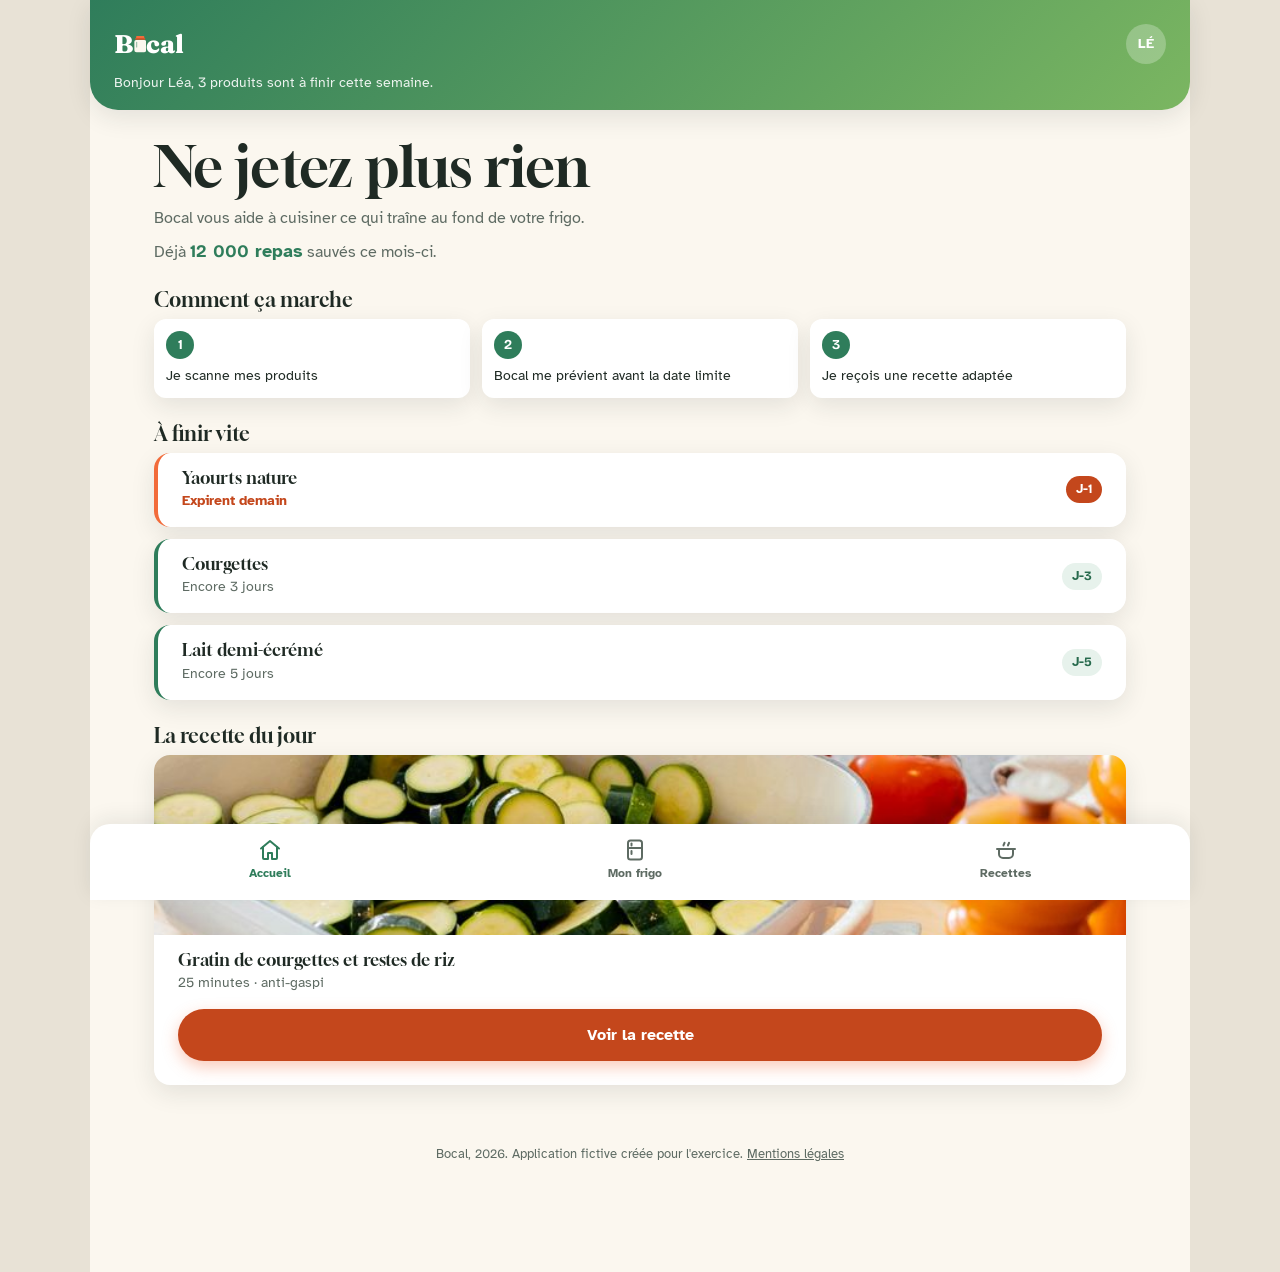
<file: index.html>
<!doctype html>
<html lang="fr">
  <head>
    <meta charset="utf-8" />
    <meta name="viewport" content="width=device-width, initial-scale=1" />
    <meta name="description" content="Bocal vous aide à cuisiner ce qui traîne au fond de votre frigo, avant la date limite. Une app anti-gaspillage simple." />
    <title>Bocal, ne jetez plus rien</title>
    <link rel="icon" href="images/favicon.svg" type="image/svg+xml" />
    <link rel="apple-touch-icon" href="images/icon-192.png" />
    <link rel="stylesheet" href="style.css?v=4" />
  </head>
  <body>
    <div class="screen">
      <header class="app-bar">
        <div class="top-bar">
          <p class="logo" role="img" aria-label="Bocal"><span aria-hidden="true">B</span><svg class="logo-jar" viewBox="0 0 70 92" aria-hidden="true"><rect class="jar-lid" x="12" y="0" width="46" height="14" rx="4" /><rect class="jar-neck" x="7" y="11" width="56" height="10" rx="3" /><path class="jar-body" d="M12 22 H58 Q68 22 68 33 V80 Q68 92 56 92 H14 Q2 92 2 80 V33 Q2 22 12 22 Z" /><path class="jar-shine" d="M15 36 V62" /></svg><span aria-hidden="true">cal</span></p>
          <a class="profile" href="profile.html" aria-label="LÉ, mon profil">LÉ</a>
        </div>
        <p class="greeting">
          Bonjour Léa, 3 produits sont à finir cette semaine.
        </p>
      </header>

      <main>
        <section class="hero">
          <h1>Ne jetez plus rien</h1>
          <p>
            Bocal vous aide à cuisiner ce qui traîne au fond de votre frigo.
          </p>
          <p class="stat">
            Déjà <strong>12 000 repas</strong> sauvés ce mois-ci.
          </p>
        </section>

        <section>
          <h2>Comment ça marche</h2>
          <ol class="steps">
            <li><span class="step-number">1</span>Je scanne mes produits</li>
            <li>
              <span class="step-number">2</span>Bocal me prévient avant la date
              limite
            </li>
            <li>
              <span class="step-number">3</span>Je reçois une recette adaptée
            </li>
          </ol>
        </section>

        <section>
          <h2>À finir vite</h2>
          <article class="card urgent">
            <div>
              <h3>Yaourts nature</h3>
              <p class="info">Expirent demain</p>
            </div>
            <span class="badge">J-1</span>
          </article>
          <article class="card">
            <div>
              <h3>Courgettes</h3>
              <p class="info">Encore 3 jours</p>
            </div>
            <span class="badge">J-3</span>
          </article>
          <article class="card">
            <div>
              <h3>Lait demi-écrémé</h3>
              <p class="info">Encore 5 jours</p>
            </div>
            <span class="badge">J-5</span>
          </article>
        </section>

        <section>
          <h2>La recette du jour</h2>
          <article class="card recipe">
            <img
              src="images/gratin.jpg"
              alt="Rondelles de courgettes dans un plat à gratin blanc, prêtes à enfourner"
            />
            <h3>Gratin de courgettes et restes de riz</h3>
            <p class="info">25 minutes · anti-gaspi</p>
            <a class="button" href="recipes.html">Voir la recette</a>
          </article>
        </section>
      </main>

      <footer class="footer">
        <p>Bocal, 2026. Application fictive créée pour l'exercice. <a href="legal.html">Mentions légales</a></p>
      </footer>
      <nav class="tab-bar" aria-label="Navigation principale">
        <a href="index.html" class="tab active" aria-current="page"
          ><span class="icon" aria-hidden="true"><svg viewBox="0 0 24 24" width="24" height="24" focusable="false"><path d="M3 10.5 12 3l9 7.5" /><path d="M5 9v11a1 1 0 0 0 1 1h4v-6h4v6h4a1 1 0 0 0 1-1V9" /></svg></span>Accueil</a
        >
        <a href="fridge.html" class="tab"
          ><span class="icon" aria-hidden="true"><svg viewBox="0 0 24 24" width="24" height="24" focusable="false"><rect x="5" y="2.5" width="14" height="19" rx="2.5" /><path d="M5 10h14" /><path d="M8.5 5.5v2" /><path d="M8.5 13v3" /></svg></span>Mon frigo</a
        >
        <a href="recipes.html" class="tab"
          ><span class="icon" aria-hidden="true"><svg viewBox="0 0 24 24" width="24" height="24" focusable="false"><path d="M3 11h18" /><path d="M5 11v5a4 4 0 0 0 4 4h6a4 4 0 0 0 4-4v-5" /><path d="M9.5 7.5c0-1.2 1-1.6 1-2.8" /><path d="M14 7.5c0-1.2 1-1.6 1-2.8" /></svg></span>Recettes</a
        >
      </nav>
    </div>
  </body>
</html>
</file>
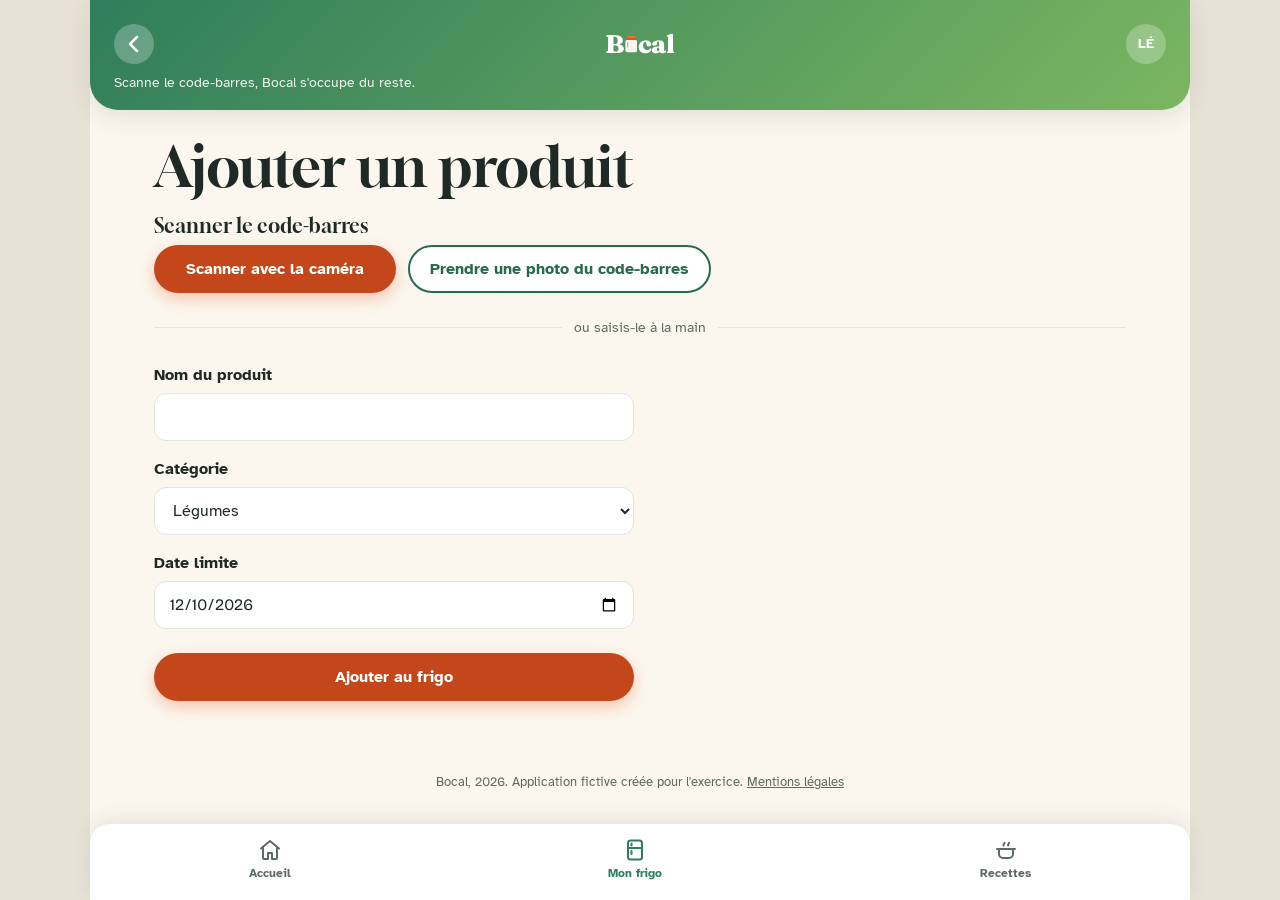
<file: add.html>
<!doctype html>
<html lang="fr">
  <head>
    <meta charset="utf-8" />
    <meta name="viewport" content="width=device-width, initial-scale=1" />
    <meta name="description" content="Ajoutez un produit à votre frigo en scannant son code-barres ou en le saisissant à la main." />
    <title>Bocal, ajouter un produit</title>
    <link rel="icon" href="images/favicon.svg" type="image/svg+xml" />
    <link rel="apple-touch-icon" href="images/icon-192.png" />
    <link rel="stylesheet" href="style.css?v=4" />
    <script src="script.js?v=4" defer></script>
    <script src="add.js?v=4" defer></script>
  </head>
  <body>
    <div class="screen">
      <header class="app-bar">
        <div class="top-bar">
          <a class="back" href="fridge.html" aria-label="Retour à mon frigo"><svg viewBox="0 0 24 24" width="24" height="24" aria-hidden="true" focusable="false"><path d="M15 5l-7 7 7 7" /></svg></a>
          <p class="logo" role="img" aria-label="Bocal"><span aria-hidden="true">B</span><svg class="logo-jar" viewBox="0 0 70 92" aria-hidden="true"><rect class="jar-lid" x="12" y="0" width="46" height="14" rx="4" /><rect class="jar-neck" x="7" y="11" width="56" height="10" rx="3" /><path class="jar-body" d="M12 22 H58 Q68 22 68 33 V80 Q68 92 56 92 H14 Q2 92 2 80 V33 Q2 22 12 22 Z" /><path class="jar-shine" d="M15 36 V62" /></svg><span aria-hidden="true">cal</span></p>
          <a class="profile" href="profile.html" aria-label="LÉ, mon profil">LÉ</a>
        </div>
        <p class="greeting">Scanne le code-barres, Bocal s'occupe du reste.</p>
      </header>

      <main>
        <h1>Ajouter un produit</h1>

        <section class="scan" aria-labelledby="scan-title">
          <h2 id="scan-title">Scanner le code-barres</h2>
          <div id="reader" class="reader" hidden></div>
          <div class="scan-actions">
            <button class="button inline" type="button" id="camera-button">Scanner avec la caméra</button>
            <button class="button-secondary" type="button" id="stop-button" hidden>Arrêter la caméra</button>
            <label class="button-secondary" for="photo-input">Prendre une photo du code-barres</label>
            <input class="visually-hidden" type="file" id="photo-input" accept="image/*" capture="environment" />
          </div>
          <p class="scan-status" id="scan-status" role="status"></p>
        </section>

        <p class="divider"><span>ou saisis-le à la main</span></p>

        <form class="add-form" id="add-form">
          <label for="product-name">Nom du produit</label>
          <input type="text" id="product-name" name="name" required autocomplete="off" />

          <label for="product-category">Catégorie</label>
          <select id="product-category" name="category">
            <option value="vegetables">Légumes</option>
            <option value="dairy">Produits laitiers</option>
            <option value="fruits">Fruits</option>
            <option value="leftovers">Restes</option>
            <option value="grocery">Épicerie</option>
          </select>

          <label for="product-date">Date limite</label>
          <input type="date" id="product-date" name="date" required />

          <button class="button inline" type="submit">Ajouter au frigo</button>
        </form>
      </main>

      <footer class="footer">
        <p>Bocal, 2026. Application fictive créée pour l'exercice. <a href="legal.html">Mentions légales</a></p>
      </footer>
      <nav class="tab-bar" aria-label="Navigation principale">
        <a href="index.html" class="tab"><span class="icon" aria-hidden="true"><svg viewBox="0 0 24 24" width="24" height="24" focusable="false"><path d="M3 10.5 12 3l9 7.5" /><path d="M5 9v11a1 1 0 0 0 1 1h4v-6h4v6h4a1 1 0 0 0 1-1V9" /></svg></span>Accueil</a>
        <a href="fridge.html" class="tab active" aria-current="page"><span class="icon" aria-hidden="true"><svg viewBox="0 0 24 24" width="24" height="24" focusable="false"><rect x="5" y="2.5" width="14" height="19" rx="2.5" /><path d="M5 10h14" /><path d="M8.5 5.5v2" /><path d="M8.5 13v3" /></svg></span>Mon frigo</a>
        <a href="recipes.html" class="tab"><span class="icon" aria-hidden="true"><svg viewBox="0 0 24 24" width="24" height="24" focusable="false"><path d="M3 11h18" /><path d="M5 11v5a4 4 0 0 0 4 4h6a4 4 0 0 0 4-4v-5" /><path d="M9.5 7.5c0-1.2 1-1.6 1-2.8" /><path d="M14 7.5c0-1.2 1-1.6 1-2.8" /></svg></span>Recettes</a>
      </nav>
    </div>
  </body>
</html>
</file>
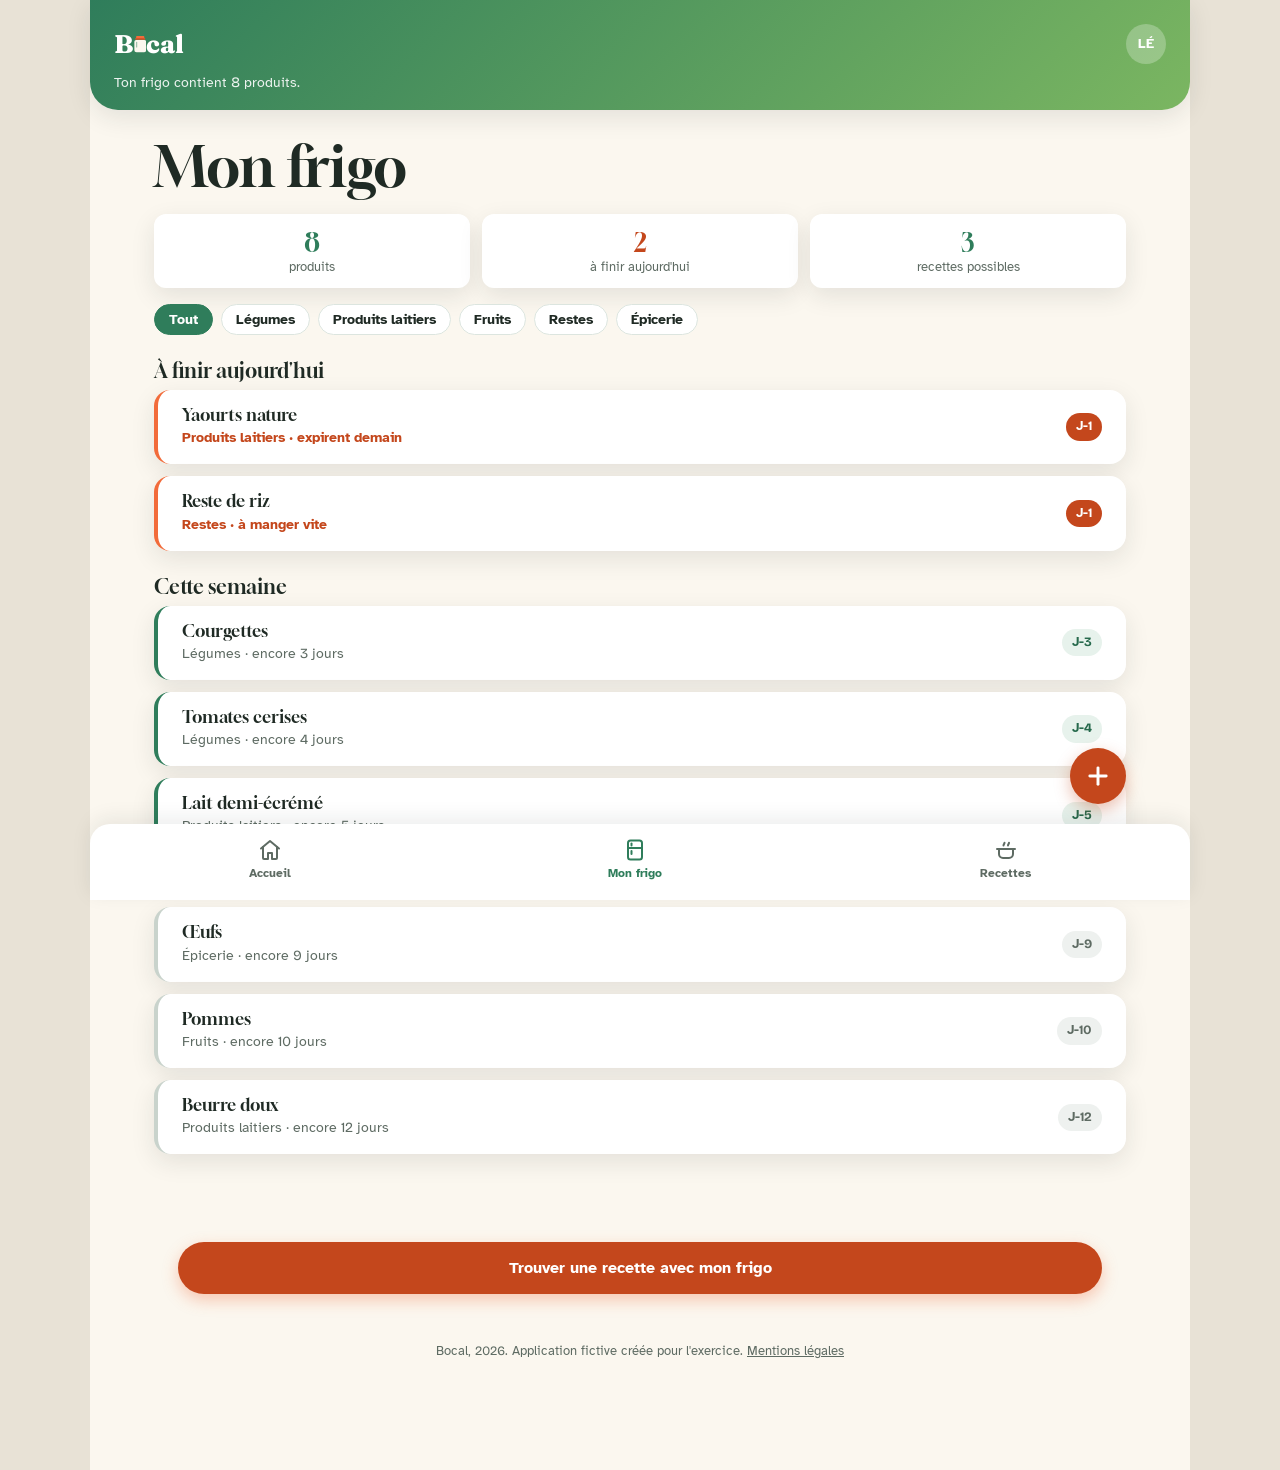
<file: fridge.html>
<!doctype html>
<html lang="fr">
  <head>
    <meta charset="utf-8" />
    <meta name="viewport" content="width=device-width, initial-scale=1" />
    <meta name="description" content="Tous les produits de votre frigo, classés par urgence : ce qu'il faut finir aujourd'hui, cette semaine ou plus tard." />
    <title>Bocal, mon frigo</title>
    <link rel="icon" href="images/favicon.svg" type="image/svg+xml" />
    <link rel="apple-touch-icon" href="images/icon-192.png" />
    <link rel="stylesheet" href="style.css?v=4" />
    <script src="script.js?v=4" defer></script>
  </head>
  <body>
    <div class="screen">
      <header class="app-bar">
        <div class="top-bar">
          <p class="logo" role="img" aria-label="Bocal"><span aria-hidden="true">B</span><svg class="logo-jar" viewBox="0 0 70 92" aria-hidden="true"><rect class="jar-lid" x="12" y="0" width="46" height="14" rx="4" /><rect class="jar-neck" x="7" y="11" width="56" height="10" rx="3" /><path class="jar-body" d="M12 22 H58 Q68 22 68 33 V80 Q68 92 56 92 H14 Q2 92 2 80 V33 Q2 22 12 22 Z" /><path class="jar-shine" d="M15 36 V62" /></svg><span aria-hidden="true">cal</span></p>
          <a class="profile" href="profile.html" aria-label="LÉ, mon profil">LÉ</a>
        </div>
        <p class="greeting">Ton frigo contient <span data-count="total">8</span> produits.</p>
      </header>

      <main>
        <h1>Mon frigo</h1>
        <ul class="summary">
          <li><strong data-count="total">8</strong> produits</li>
          <li class="alert"><strong data-count="today">2</strong> à finir aujourd'hui</li>
          <li><strong>3</strong> recettes possibles</li>
        </ul>
        <div class="filters" role="group" aria-label="Filtrer par catégorie">
          <button class="filter active" type="button" data-filter="all" aria-pressed="true">Tout</button>
          <button class="filter" type="button" data-filter="vegetables" aria-pressed="false">Légumes</button>
          <button class="filter" type="button" data-filter="dairy" aria-pressed="false">Produits laitiers</button>
          <button class="filter" type="button" data-filter="fruits" aria-pressed="false">Fruits</button>
          <button class="filter" type="button" data-filter="leftovers" aria-pressed="false">Restes</button>
          <button class="filter" type="button" data-filter="grocery" aria-pressed="false">Épicerie</button>
        </div>
        <section id="today">
          <h2>À finir aujourd'hui</h2>
          <article class="card urgent" data-category="dairy">
            <div>
              <h3>Yaourts nature</h3>
              <p class="info">Produits laitiers · expirent demain</p>
            </div>
            <span class="badge">J-1</span>
          </article>
          <article class="card urgent" data-category="leftovers">
            <div>
              <h3>Reste de riz</h3>
              <p class="info">Restes · à manger vite</p>
            </div>
            <span class="badge">J-1</span>
          </article>
        </section>
        <section id="week">
          <h2>Cette semaine</h2>
          <article class="card" data-category="vegetables">
            <div>
              <h3>Courgettes</h3>
              <p class="info">Légumes · encore 3 jours</p>
            </div>
            <span class="badge">J-3</span>
          </article>

          <article class="card" data-category="vegetables">
            <div>
              <h3>Tomates cerises</h3>
              <p class="info">Légumes · encore 4 jours</p>
            </div>
            <span class="badge">J-4</span>
          </article>
          <article class="card" data-category="dairy">
            <div>
              <h3>Lait demi-écrémé</h3>
              <p class="info">Produits laitiers · encore 5 jours</p>
            </div>
            <span class="badge">J-5</span>
          </article>
        </section>
        <section id="later">
          <h2>Plus tard</h2>
          <article class="card later" data-category="grocery">
            <div>
              <h3>Œufs</h3>
              <p class="info">Épicerie · encore 9 jours</p>
            </div>
            <span class="badge">J-9</span>
          </article>
          <article class="card later" data-category="fruits">
            <div>
              <h3>Pommes</h3>
              <p class="info">Fruits · encore 10 jours</p>
            </div>
            <span class="badge">J-10</span>
          </article>
          <article class="card later" data-category="dairy">
            <div>
              <h3>Beurre doux</h3>
              <p class="info">Produits laitiers · encore 12 jours</p>
            </div>
            <span class="badge">J-12</span>
          </article>
        </section>
        <a class="add-button" href="add.html" aria-label="Ajouter un produit"><svg viewBox="0 0 24 24" width="28" height="28" aria-hidden="true" focusable="false"><path d="M12 5v14" /><path d="M5 12h14" /></svg></a>
        <a class="button" href="recipes.html"
          >Trouver une recette avec mon frigo</a
        >
      </main>

      <footer class="footer">
        <p>Bocal, 2026. Application fictive créée pour l'exercice. <a href="legal.html">Mentions légales</a></p>
      </footer>
      <nav class="tab-bar" aria-label="Navigation principale">
        <a href="index.html" class="tab"
          ><span class="icon" aria-hidden="true"><svg viewBox="0 0 24 24" width="24" height="24" focusable="false"><path d="M3 10.5 12 3l9 7.5" /><path d="M5 9v11a1 1 0 0 0 1 1h4v-6h4v6h4a1 1 0 0 0 1-1V9" /></svg></span>Accueil</a
        >
        <a
          href="fridge.html"
          class="tab active"
          aria-current="page"
          ><span class="icon" aria-hidden="true"><svg viewBox="0 0 24 24" width="24" height="24" focusable="false"><rect x="5" y="2.5" width="14" height="19" rx="2.5" /><path d="M5 10h14" /><path d="M8.5 5.5v2" /><path d="M8.5 13v3" /></svg></span>Mon frigo</a
        >
        <a href="recipes.html" class="tab"
          ><span class="icon" aria-hidden="true"><svg viewBox="0 0 24 24" width="24" height="24" focusable="false"><path d="M3 11h18" /><path d="M5 11v5a4 4 0 0 0 4 4h6a4 4 0 0 0 4-4v-5" /><path d="M9.5 7.5c0-1.2 1-1.6 1-2.8" /><path d="M14 7.5c0-1.2 1-1.6 1-2.8" /></svg></span>Recettes</a
        >
      </nav>
    </div>
  </body>
</html>
</file>
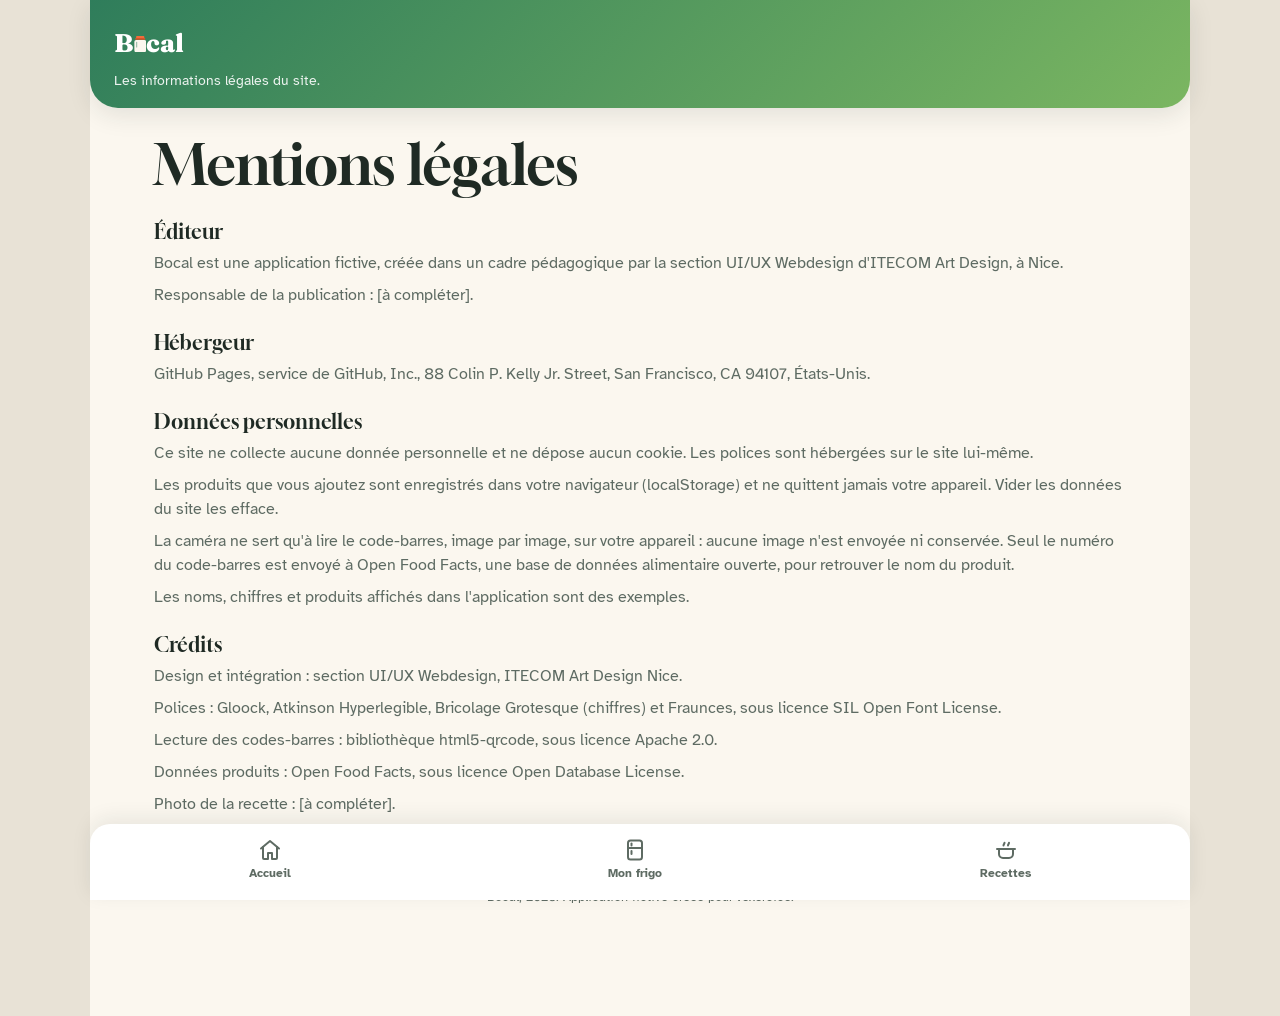
<file: legal.html>
<!doctype html>
<html lang="fr">
  <head>
    <meta charset="utf-8" />
    <meta name="viewport" content="width=device-width, initial-scale=1" />
    <meta name="description" content="Mentions légales de Bocal : éditeur, hébergeur, données personnelles et crédits." />
    <title>Bocal, mentions légales</title>
    <link rel="icon" href="images/favicon.svg" type="image/svg+xml" />
    <link rel="apple-touch-icon" href="images/icon-192.png" />
    <link rel="stylesheet" href="style.css?v=4" />
  </head>
  <body>
    <div class="screen">
      <header class="app-bar">
        <div class="top-bar">
          <a class="logo-link" href="index.html" aria-label="Bocal, retour à l'accueil"><span class="logo" aria-hidden="true"><span>B</span><svg class="logo-jar" viewBox="0 0 70 92"><rect class="jar-lid" x="12" y="0" width="46" height="14" rx="4" /><rect class="jar-neck" x="7" y="11" width="56" height="10" rx="3" /><path class="jar-body" d="M12 22 H58 Q68 22 68 33 V80 Q68 92 56 92 H14 Q2 92 2 80 V33 Q2 22 12 22 Z" /><path class="jar-shine" d="M15 36 V62" /></svg><span>cal</span></span></a>
        </div>
        <p class="greeting">Les informations légales du site.</p>
      </header>

      <main class="legal">
        <h1>Mentions légales</h1>

        <section>
          <h2>Éditeur</h2>
          <p>Bocal est une application fictive, créée dans un cadre pédagogique par la section UI/UX Webdesign d'ITECOM Art Design, à Nice.</p>
          <p>Responsable de la publication&nbsp;: [à compléter].</p>
        </section>

        <section>
          <h2>Hébergeur</h2>
          <p>GitHub Pages, service de GitHub, Inc., 88 Colin P. Kelly Jr. Street, San Francisco, CA 94107, États-Unis.</p>
        </section>

        <section>
          <h2>Données personnelles</h2>
          <p>Ce site ne collecte aucune donnée personnelle et ne dépose aucun cookie. Les polices sont hébergées sur le site lui-même.</p>
          <p>Les produits que vous ajoutez sont enregistrés dans votre navigateur (localStorage) et ne quittent jamais votre appareil. Vider les données du site les efface.</p>
          <p>La caméra ne sert qu'à lire le code-barres, image par image, sur votre appareil&nbsp;: aucune image n'est envoyée ni conservée. Seul le numéro du code-barres est envoyé à Open Food Facts, une base de données alimentaire ouverte, pour retrouver le nom du produit.</p>
          <p>Les noms, chiffres et produits affichés dans l'application sont des exemples.</p>
        </section>

        <section>
          <h2>Crédits</h2>
          <p>Design et intégration&nbsp;: section UI/UX Webdesign, ITECOM Art Design Nice.</p>
          <p>Polices&nbsp;: Gloock, Atkinson Hyperlegible, Bricolage Grotesque (chiffres) et Fraunces, sous licence SIL Open Font License.</p>
          <p>Lecture des codes-barres&nbsp;: bibliothèque html5-qrcode, sous licence Apache 2.0.</p>
          <p>Données produits&nbsp;: Open Food Facts, sous licence Open Database License.</p>
          <p>Photo de la recette&nbsp;: [à compléter].</p>
        </section>
      </main>

      <footer class="footer">
        <p>Bocal, 2026. Application fictive créée pour l'exercice.</p>
      </footer>
      <nav class="tab-bar" aria-label="Navigation principale">
        <a href="index.html" class="tab"><span class="icon" aria-hidden="true"><svg viewBox="0 0 24 24" width="24" height="24" focusable="false"><path d="M3 10.5 12 3l9 7.5" /><path d="M5 9v11a1 1 0 0 0 1 1h4v-6h4v6h4a1 1 0 0 0 1-1V9" /></svg></span>Accueil</a>
        <a href="fridge.html" class="tab"><span class="icon" aria-hidden="true"><svg viewBox="0 0 24 24" width="24" height="24" focusable="false"><rect x="5" y="2.5" width="14" height="19" rx="2.5" /><path d="M5 10h14" /><path d="M8.5 5.5v2" /><path d="M8.5 13v3" /></svg></span>Mon frigo</a>
        <a href="recipes.html" class="tab"><span class="icon" aria-hidden="true"><svg viewBox="0 0 24 24" width="24" height="24" focusable="false"><path d="M3 11h18" /><path d="M5 11v5a4 4 0 0 0 4 4h6a4 4 0 0 0 4-4v-5" /><path d="M9.5 7.5c0-1.2 1-1.6 1-2.8" /><path d="M14 7.5c0-1.2 1-1.6 1-2.8" /></svg></span>Recettes</a>
      </nav>
    </div>
  </body>
</html>
</file>
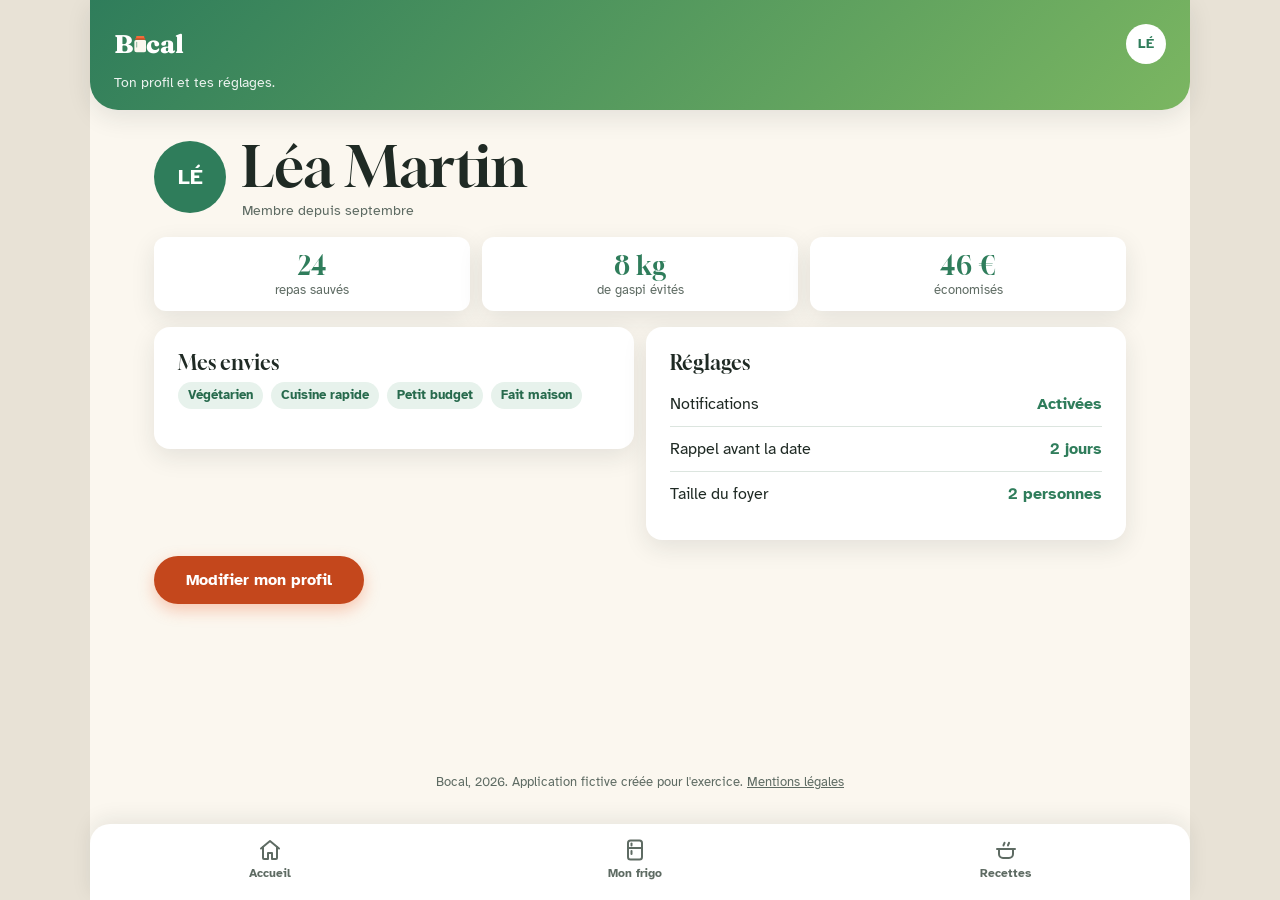
<file: profile.html>
<!doctype html>
<html lang="fr">
  <head>
    <meta charset="utf-8" />
    <meta name="viewport" content="width=device-width, initial-scale=1" />
    <meta name="description" content="Votre profil Bocal : vos envies, vos réglages et les repas, kilos et euros que vous avez sauvés." />
    <title>Bocal, mon profil</title>
    <link rel="icon" href="images/favicon.svg" type="image/svg+xml" />
    <link rel="apple-touch-icon" href="images/icon-192.png" />
    <link rel="stylesheet" href="style.css?v=4" />
  </head>
  <body>
    <div class="screen">
      <header class="app-bar">
        <div class="top-bar">
          <p class="logo" role="img" aria-label="Bocal"><span aria-hidden="true">B</span><svg class="logo-jar" viewBox="0 0 70 92" aria-hidden="true"><rect class="jar-lid" x="12" y="0" width="46" height="14" rx="4" /><rect class="jar-neck" x="7" y="11" width="56" height="10" rx="3" /><path class="jar-body" d="M12 22 H58 Q68 22 68 33 V80 Q68 92 56 92 H14 Q2 92 2 80 V33 Q2 22 12 22 Z" /><path class="jar-shine" d="M15 36 V62" /></svg><span aria-hidden="true">cal</span></p>
          <a class="profile active" aria-current="page" href="profile.html" aria-label="LÉ, mon profil">LÉ</a>
        </div>
        <p class="greeting">Ton profil et tes réglages.</p>
      </header>

      <main>
        <section class="profile-header">
          <span class="avatar" aria-hidden="true">LÉ</span>
          <div>
            <h1>Léa Martin</h1>
            <p class="info">Membre depuis septembre</p>
          </div>
        </section>

        <ul class="summary">
          <li><strong>24</strong> repas sauvés</li>
          <li><strong>8 kg</strong> de gaspi évités</li>
          <li><strong>46 €</strong> économisés</li>
        </ul>

        <div class="profile-body">
          <section class="card panel">
            <h2>Mes envies</h2>
            <ul class="badges">
              <li class="badge">Végétarien</li>
              <li class="badge">Cuisine rapide</li>
              <li class="badge">Petit budget</li>
              <li class="badge">Fait maison</li>
            </ul>
          </section>

          <section class="card panel">
            <h2>Réglages</h2>
            <ul class="settings-list">
              <li><span>Notifications</span> <span>Activées</span></li>
              <li><span>Rappel avant la date</span> <span>2 jours</span></li>
              <li><span>Taille du foyer</span> <span>2 personnes</span></li>
            </ul>
          </section>
        </div>

        <button class="button inline" type="button">Modifier mon profil</button>
      </main>

      <footer class="footer">
        <p>Bocal, 2026. Application fictive créée pour l'exercice. <a href="legal.html">Mentions légales</a></p>
      </footer>
      <nav class="tab-bar" aria-label="Navigation principale">
        <a href="index.html" class="tab"
          ><span class="icon" aria-hidden="true"><svg viewBox="0 0 24 24" width="24" height="24" focusable="false"><path d="M3 10.5 12 3l9 7.5" /><path d="M5 9v11a1 1 0 0 0 1 1h4v-6h4v6h4a1 1 0 0 0 1-1V9" /></svg></span>Accueil</a
        >
        <a href="fridge.html" class="tab"
          ><span class="icon" aria-hidden="true"><svg viewBox="0 0 24 24" width="24" height="24" focusable="false"><rect x="5" y="2.5" width="14" height="19" rx="2.5" /><path d="M5 10h14" /><path d="M8.5 5.5v2" /><path d="M8.5 13v3" /></svg></span>Mon frigo</a
        >
        <a href="recipes.html" class="tab"
          ><span class="icon" aria-hidden="true"><svg viewBox="0 0 24 24" width="24" height="24" focusable="false"><path d="M3 11h18" /><path d="M5 11v5a4 4 0 0 0 4 4h6a4 4 0 0 0 4-4v-5" /><path d="M9.5 7.5c0-1.2 1-1.6 1-2.8" /><path d="M14 7.5c0-1.2 1-1.6 1-2.8" /></svg></span>Recettes</a
        >
      </nav>
    </div>
  </body>
</html>
</file>
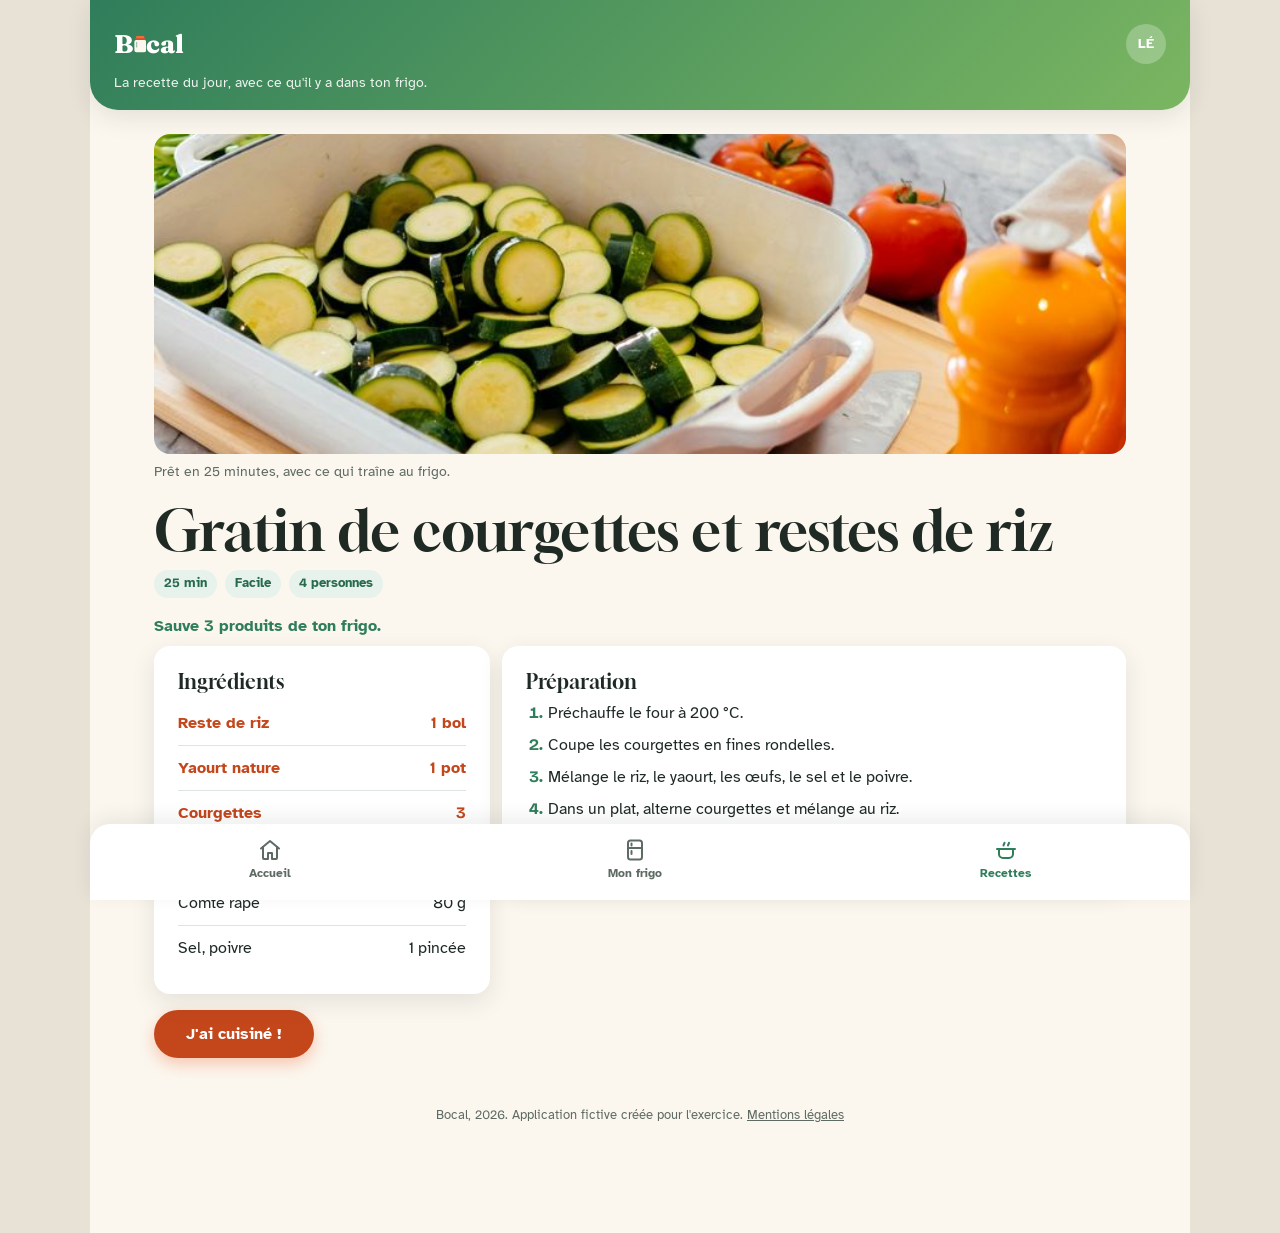
<file: recipes.html>
<!doctype html>
<html lang="fr">
  <head>
    <meta charset="utf-8" />
    <meta name="viewport" content="width=device-width, initial-scale=1" />
    <meta name="description" content="La recette du jour, choisie avec les produits à finir en premier dans votre frigo." />
    <title>Bocal, la recette du jour</title>
    <link rel="icon" href="images/favicon.svg" type="image/svg+xml" />
    <link rel="apple-touch-icon" href="images/icon-192.png" />
    <link rel="stylesheet" href="style.css?v=4" />
    <script src="script.js?v=4" defer></script>
  </head>
  <body>
    <div class="screen">
      <header class="app-bar">
        <div class="top-bar">
          <p class="logo" role="img" aria-label="Bocal"><span aria-hidden="true">B</span><svg class="logo-jar" viewBox="0 0 70 92" aria-hidden="true"><rect class="jar-lid" x="12" y="0" width="46" height="14" rx="4" /><rect class="jar-neck" x="7" y="11" width="56" height="10" rx="3" /><path class="jar-body" d="M12 22 H58 Q68 22 68 33 V80 Q68 92 56 92 H14 Q2 92 2 80 V33 Q2 22 12 22 Z" /><path class="jar-shine" d="M15 36 V62" /></svg><span aria-hidden="true">cal</span></p>
          <a class="profile" href="profile.html" aria-label="LÉ, mon profil">LÉ</a>
        </div>
        <p class="greeting">La recette du jour, avec ce qu'il y a dans ton frigo.</p>
      </header>

      <main>
        <article>
          <figure class="recipe-hero">
            <img
              src="images/gratin.jpg"
              alt="Rondelles de courgettes dans un plat à gratin blanc, prêtes à enfourner"
            />
            <figcaption>Prêt en 25 minutes, avec ce qui traîne au frigo.</figcaption>
          </figure>

          <h1>Gratin de courgettes et restes de riz</h1>

          <ul class="badges">
            <li class="badge">25 min</li>
            <li class="badge">Facile</li>
            <li class="badge">4 personnes</li>
          </ul>

          <p class="saved">Sauve 3 produits de ton frigo.</p>

          <div class="recipe-body">
            <section class="card panel ingredients">
              <h2>Ingrédients</h2>
              <ul class="ingredient-list">
                <li class="urgent"><span>Reste de riz</span> <span>1 bol</span></li>
                <li class="urgent"><span>Yaourt nature</span> <span>1 pot</span></li>
                <li class="urgent"><span>Courgettes</span> <span>3</span></li>
                <li><span>Œufs</span> <span>2</span></li>
                <li><span>Comté râpé</span> <span>80 g</span></li>
                <li><span>Sel, poivre</span> <span>1 pincée</span></li>
              </ul>
            </section>

            <section class="card panel preparation">
              <h2>Préparation</h2>
              <ol class="method">
                <li>Préchauffe le four à 200 °C.</li>
                <li>Coupe les courgettes en fines rondelles.</li>
                <li>Mélange le riz, le yaourt, les œufs, le sel et le poivre.</li>
                <li>Dans un plat, alterne courgettes et mélange au riz.</li>
                <li>Couvre de comté râpé et enfourne 25 minutes.</li>
              </ol>
            </section>
          </div>

          <button class="button inline" type="button" id="cooked-button">J'ai cuisiné !</button>
          <p class="saved cooked-message" id="cooked-message" role="status"></p>
        </article>
      </main>

      <footer class="footer">
        <p>Bocal, 2026. Application fictive créée pour l'exercice. <a href="legal.html">Mentions légales</a></p>
      </footer>
      <nav class="tab-bar" aria-label="Navigation principale">
        <a href="index.html" class="tab"
          ><span class="icon" aria-hidden="true"><svg viewBox="0 0 24 24" width="24" height="24" focusable="false"><path d="M3 10.5 12 3l9 7.5" /><path d="M5 9v11a1 1 0 0 0 1 1h4v-6h4v6h4a1 1 0 0 0 1-1V9" /></svg></span>Accueil</a
        >
        <a href="fridge.html" class="tab"
          ><span class="icon" aria-hidden="true"><svg viewBox="0 0 24 24" width="24" height="24" focusable="false"><rect x="5" y="2.5" width="14" height="19" rx="2.5" /><path d="M5 10h14" /><path d="M8.5 5.5v2" /><path d="M8.5 13v3" /></svg></span>Mon frigo</a
        >
        <a href="recipes.html" class="tab active" aria-current="page"
          ><span class="icon" aria-hidden="true"><svg viewBox="0 0 24 24" width="24" height="24" focusable="false"><path d="M3 11h18" /><path d="M5 11v5a4 4 0 0 0 4 4h6a4 4 0 0 0 4-4v-5" /><path d="M9.5 7.5c0-1.2 1-1.6 1-2.8" /><path d="M14 7.5c0-1.2 1-1.6 1-2.8" /></svg></span>Recettes</a
        >
      </nav>
    </div>
  </body>
</html>
</file>
<file: style.css>
/* ---------- 0. Polices ----------
   Les polices sont hébergées dans le dossier fonts/ du site :
   aucun appel à Google, donc aucune donnée envoyée à un tiers (RGPD).
   - Gloock : les titres et les grands chiffres
   - Atkinson Hyperlegible : le texte, conçue pour être très lisible
   - Fraunces : seulement pour le logo */
@font-face {
  font-family: 'Gloock';
  src: url('fonts/gloock.woff2') format('woff2');
  font-weight: 400;
  font-display: swap;
}

/* Les chiffres d'Atkinson ont un zéro barré : dans le texte, on emprunte ceux de Bricolage Grotesque */
@font-face {
  font-family: 'Digits';
  src: url('fonts/bricolage-grotesque.woff2') format('woff2');
  font-weight: 200 800;
  font-display: swap;
  unicode-range: U+0030-0039;
}

@font-face {
  font-family: 'Atkinson Hyperlegible';
  src: url('fonts/atkinson-hyperlegible-400.woff2') format('woff2');
  font-weight: 400;
  font-display: swap;
}

@font-face {
  font-family: 'Atkinson Hyperlegible';
  src: url('fonts/atkinson-hyperlegible-700.woff2') format('woff2');
  font-weight: 700;
  font-display: swap;
}

@font-face {
  font-family: 'Fraunces';
  src: url('fonts/fraunces.woff2') format('woff2');
  font-weight: 100 900;
  font-display: swap;
}

/* ---------- 1. Base ---------- */
/* Un élément caché par le JavaScript reste caché, même s'il a un display: flex */
[hidden] {
  display: none !important;
}
*,
*::before,
*::after {
  box-sizing: border-box;
}

:root {
  /* Couleurs, nommées par rôle */
  --color-primary: #2F7D5B;
  /* le vert du bocal */
  --color-accent: #F26B3A;
  /* la tomate : actions et urgences */
  --color-background: #FBF7EF;
  /* le crème de l'écran */
  --color-surface: #FFFFFF;
  /* les cartes */
  --color-text: #1F2A24;
  --color-text-muted: #5E6B63;
  --color-later: #C9D3CC;
  --color-later-badge: #EEF1EF;
  --color-weekly-badge: #E7F2EC;
  --color-border: #DCE5DF;
  /* bordures des filtres, fond des images en attente */
  --color-primary-light: #7BB661;
  /* le dégradé de la barre du haut */
  --color-accent-dark: #D9552A;
  /* le col du bocal, dans le logo */
  --color-desk: #E8E2D6;
  /* le « bureau » autour du téléphone */
  --color-accent-strong: #C4471C;
  /* la tomate foncée : texte et boutons orange (contraste 4,9:1 avec le blanc, niveau AA) */
  --color-accent-strong-hover: #A63B17;
  /* le bouton au survol */
  --color-primary-strong: #276A4D;
  /* le vert foncé : texte vert sur fond vert clair (contraste 5,6:1) */

  /* Espacements */
  --space-s: 8px;
  --space-m: 16px;
  --space-l: 24px;

  /* Formes */
  --radius: 16px;
  --shadow: 0 8px 24px rgba(31, 42, 36, 0.10);
}

body {
  margin: 0;
  background-color: var(--color-desk);
  color: var(--color-text);
  /* hérité par tout le texte */
  font-family: 'Digits', 'Atkinson Hyperlegible', Arial, sans-serif;
  font-size: 1rem;
  line-height: 1.5;
}

/* ---------- 2. L'écran (largeur d'un téléphone) ---------- */
.screen {
  display: flex;
  flex-direction: column;
  /* les enfants s'empilent : barre, contenu, pied, onglets */
  min-width: 320px;
  /* le plus petit téléphone : en dessous, l'écran ne rétrécit plus */
  max-width: 420px;
  margin: 0 auto;
  /* centré sur l'ordinateur */
  min-height: 100vh;
  background-color: var(--color-background);
}

/* ---------- 3. Typographie ---------- */
h1,
h2,
h3 {
  font-family: 'Gloock', Georgia, serif;
  font-weight: 400; /* Gloock n'existe qu'en une graisse : pas de faux gras */
  font-synthesis: none;
  line-height: 1.15;
  letter-spacing: 0;
  margin: 0 0 var(--space-s);
}

h1 {
  font-size: 2.1rem;
}

h2 {
  font-size: 1.25rem;
  margin-top: var(--space-l);
}

h3 {
  font-size: 1.05rem;
}

p {
  margin: 0 0 var(--space-s);
}

/* ---------- 4. Barre du haut ---------- */
.app-bar {
  background: linear-gradient(135deg, var(--color-primary), var(--color-primary-light));
  color: white;
  padding: var(--space-l) var(--space-l) var(--space-m);
  border-radius: 0 0 28px 28px;
  box-shadow: var(--shadow);
}

.logo {
  display: flex;
  align-items: baseline;
  /* le bocal se pose sur la ligne de base, comme une lettre */
  font-family: 'Fraunces', Georgia, serif;
  font-size: 1.6rem;
  font-weight: 800;
  letter-spacing: -0.01em;
  margin: 0;
}

/* Le « o » de Bocal est un bocal, dessiné en SVG.
   Ses couleurs viennent des variables : changer --color-accent change aussi le couvercle. */
.logo-jar {
  width: 0.487em;
  height: 0.64em;
  margin: 0 0.02em 0 0.03em;
}

.jar-lid {
  fill: var(--color-accent);
}

.jar-neck {
  fill: var(--color-accent-dark);
}

.jar-body {
  fill: var(--color-background);
}

.jar-shine {
  stroke: var(--color-primary);
  stroke-width: 6;
  stroke-linecap: round;
  opacity: 0.5;
}


.top-bar {
  display: flex;
  justify-content: space-between;
  align-items: center;
  margin-bottom: var(--space-s);
}


.profile {
  display: flex;
  justify-content: center;
  align-items: center;
  width: 40px;
  height: 40px;
  border-radius: 50%;
  background-color: rgba(255, 255, 255, 0.25);
  text-decoration: none;
  font-weight: 700;
  font-size: 0.85rem;
  color: white;
}

.profile:hover,
.profile:focus {
  background-color: rgba(255, 255, 255, 0.4);
}

.greeting {
  font-size: 0.9rem;
  opacity: 0.9;
  margin: 0;
}

/* ---------- 5. Contenu ---------- */
main {
  flex: 1;
  /* le contenu prend toute la place libre : la barre d'onglets reste en bas */
  padding: var(--space-m) var(--space-l) var(--space-l);
}

.hero p {
  color: var(--color-text-muted);
}

.stat strong {
  color: var(--color-primary);
  font-size: 1.1rem;
}

.steps {
  display: flex;
  gap: 12px;
  list-style: none;
  margin: 0;
  padding: 0;
}

.steps li {
  flex: 1;
  display: flex;
  flex-direction: column;
  gap: var(--space-s);
  padding: 12px;
  background-color: var(--color-surface);
  border-radius: 12px;
  box-shadow: var(--shadow);
  font-size: 0.85rem;
  line-height: 1.35;
}

.step-number {
  display: flex;
  justify-content: center;
  align-items: center;
  width: 28px;
  height: 28px;
  border-radius: 50%;
  background-color: var(--color-primary);
  color: white;
  font-weight: 700;
}

/* ---------- 6. Composant carte ---------- */
.card {
  display: flex;
  justify-content: space-between;
  align-items: center;
  gap: var(--space-m);
  background-color: var(--color-surface);
  padding: var(--space-m) var(--space-l);
  margin-bottom: 12px;
  border-radius: var(--radius);
  border-left: 4px solid var(--color-primary);
  box-shadow: var(--shadow);
}

.card h3 {
  margin-bottom: 2px;
}

.info {
  color: var(--color-text-muted);
  font-size: 0.875rem;
  margin: 0;
}

.badge {
  flex-shrink: 0;
  padding: 4px 10px;
  border-radius: 999px;
  background-color: var(--color-weekly-badge);
  color: var(--color-primary-strong);
  font-weight: 700;
  font-size: 0.8rem;
}

.card.urgent .badge {
  background-color: var(--color-accent-strong);
  color: white;
}

.card.urgent {
  border-left-color: var(--color-accent);
}

.card.urgent .info {
  color: var(--color-accent-strong);
  font-weight: 700;
}

.recipe {
  flex-direction: column;
  align-items: stretch;
  gap: 0;
  padding: 0 0 var(--space-l);
  border-left: none;
  overflow: hidden;
}

.recipe img {
  width: 100%;
  height: 180px;
  object-fit: cover;
  display: block;
  margin-bottom: var(--space-m);
  background-color: var(--color-border);
}

.recipe h3,
.recipe .info {
  padding: 0 var(--space-l);
}

/* ---------- 7. Composant bouton ---------- */
.button {
  display: block;
  text-align: center;
  margin: var(--space-m) var(--space-l) 0;
  padding: 14px;
  background-color: var(--color-accent-strong);
  color: white;
  font-weight: 700;
  text-decoration: none;
  border-radius: 999px;
  box-shadow: 0 6px 16px rgba(242, 107, 58, 0.35);
  transition: background-color 0.2s, box-shadow 0.2s;
}

.button:hover {
  background-color: var(--color-accent-strong-hover);
}

.button:active {
  box-shadow: none;
  /* il « s'enfonce » */
}

.button:focus {
  outline: 3px solid var(--color-primary);
  outline-offset: 3px;
}

/* ---------- 8. Pied de page ---------- */
.footer {
  padding: var(--space-l);
  text-align: center;
  font-size: 0.8rem;
  color: var(--color-text-muted);
}

/* ---------- 9. Barre d'onglets ---------- */
.tab-bar {
  position: sticky;
  bottom: 0;
  display: flex;
  justify-content: space-around;
  padding: var(--space-s) 0 12px;
  background-color: var(--color-surface);
  border-radius: 20px 20px 0 0;
  box-shadow: 0 -6px 20px rgba(31, 42, 36, 0.08);
}

.tab {
  display: flex;
  flex-direction: column;
  align-items: center;
  gap: 2px;
  padding: 6px 14px;
  border-radius: 12px;
  color: var(--color-text-muted);
  font-size: 0.75rem;
  font-weight: 700;
  text-decoration: none;
  transition: background-color 0.2s, color 0.2s;
}

.icon {
  display: flex;
  width: 24px;
  height: 24px;
}

/* Les icônes sont dessinées au trait en SVG : elles prennent la couleur du texte
   de l'onglet (currentColor), donc l'onglet actif les colore en vert. */
.icon svg {
  width: 100%;
  height: 100%;
  fill: none;
  stroke: currentColor;
  stroke-width: 2;
  stroke-linecap: round;
  stroke-linejoin: round;
}

.tab:hover,
.tab:focus {
  background-color: var(--color-weekly-badge);
  color: var(--color-primary);
}

.tab.active {
  color: var(--color-primary);
}

/* ---------- 10. Page Mon frigo ---------- */
.card.later {
  border-left-color: var(--color-later);
}

.card.later .badge {
  background-color: var(--color-later-badge);
  color: var(--color-text-muted);
}

.summary {
  display: flex;
  gap: 12px;
  list-style: none;
  padding: 0;
  margin: var(--space-m) 0;
}

.summary li {
  display: flex;
  flex-direction: column;
  flex: 1;
  align-items: center;
  text-align: center;
  background: var(--color-surface);
  border-radius: 12px;
  box-shadow: var(--shadow);
  font-size: 0.8rem;
  color: var(--color-text-muted);
  line-height: 1.3;
  padding: 12px 8px;
}

.summary strong {
  font-family: 'Gloock', Georgia, serif;
  font-weight: 400;
  font-synthesis: none;
  font-size: 1.6rem;
  color: var(--color-primary);
}

.summary .alert strong {
  color: var(--color-accent-strong);
}

.filters {
  display: flex;
  flex-wrap: wrap;
  gap: var(--space-s);
  margin: 0 0 var(--space-s);
}

.filter {
  padding: 6px 14px;
  border-radius: 999px;
  border: 1px solid var(--color-border);
  background: var(--color-surface);
  color: var(--color-text);
  font-family: inherit;
  /* un bouton ne prend pas la police de la page tout seul */
  font-size: 0.85rem;
  font-weight: 700;
  cursor: pointer;
}

.filter:hover,
.filter:focus {
  border-color: var(--color-primary);
}

.filter.active {
  color: white;
  border-color: var(--color-primary);
  background: var(--color-primary);
}

/* ---------- 11. Responsive ---------- */
img {
  max-width: 100%;
  height: auto;
}

h1 {
  font-size: clamp(1.8rem, 5vw, 3.5rem);
}

.steps {
  flex-direction: column;
  /* mobile : tuiles empilées */
}

.steps li {
  flex-direction: row;
  align-items: center;
}

@media (min-width: 700px) {
  .screen {
    max-width: 960px;
    /* l'écran s'élargit */
  }

  .steps {
    flex-direction: row;
    /* tuiles côte à côte */
  }

  .steps li {
    flex-direction: column;
    align-items: flex-start;
  }
}

@media (min-width: 1100px) {
  .screen {
    max-width: 1100px;
  }

  main {
    padding: var(--space-l) 64px;
    /* plus d'air */
  }
}

/* ---------- 12. Page Recettes ---------- */
.card.panel {
  display: block;
  /* une carte qui contient un bloc, pas une ligne */
  border-left: none;
  padding: var(--space-l);
}

.card.panel h2 {
  margin-top: 0;
}

button.button {
  width: calc(100% - 2 * var(--space-l));
  border: none;
  font-family: inherit;
  font-size: 1rem;
  cursor: pointer;
}

.recipe-hero {
  margin: 0 0 var(--space-m);
}

.recipe-hero img {
  display: block;
  width: 100%;
  height: 200px;
  object-fit: cover;
  border-radius: var(--radius);
  background-color: var(--color-border);
}

.recipe-hero figcaption {
  margin-top: var(--space-s);
  font-size: 0.85rem;
  color: var(--color-text-muted);
}

.badges {
  display: flex;
  flex-wrap: wrap;
  gap: var(--space-s);
  margin: 0 0 var(--space-m);
  padding: 0;
  list-style: none;
}

.saved {
  color: var(--color-primary);
  font-weight: 700;
}

.recipe-body {
  display: flex;
  flex-direction: column;
  gap: 12px;
}

.recipe-body .card {
  margin-bottom: 0;
}

.ingredient-list {
  margin: 0;
  padding: 0;
  list-style: none;
}

.ingredient-list li {
  display: flex;
  justify-content: space-between;
  gap: var(--space-m);
  padding: 10px 0;
  border-bottom: 1px solid var(--color-border);
}

.ingredient-list li:last-child {
  border-bottom: none;
}

.ingredient-list .urgent {
  color: var(--color-accent-strong);
  font-weight: 700;
}

.method {
  margin: 0;
  padding-left: 22px;
}

.method li {
  margin-bottom: var(--space-s);
}

.method li::marker {
  color: var(--color-primary);
  font-weight: 700;
}

@media (min-width: 700px) {
  .recipe-hero img {
    height: 320px;
  }

  .recipe-body {
    flex-direction: row;
    align-items: flex-start;
  }

  .ingredients {
    flex: 1;
  }

  .preparation {
    flex: 2;
  }

  .button.inline {
    width: auto;
    margin-left: 0;
    padding: 14px 32px;
  }
}

/* ---------- 13. Page Profil ---------- */
.profile.active {
  background-color: white;
  color: var(--color-primary);
}

.profile-header {
  display: flex;
  align-items: center;
  gap: var(--space-m);
  margin-bottom: var(--space-m);
}

.avatar {
  display: flex;
  justify-content: center;
  align-items: center;
  flex-shrink: 0;
  width: 72px;
  height: 72px;
  border-radius: 50%;
  background-color: var(--color-primary);
  color: white;
  font-weight: 700;
  font-size: 1.4rem;
}

.profile-header h1 {
  margin-bottom: 2px;
}

.settings-list {
  margin: 0;
  padding: 0;
  list-style: none;
}

.settings-list li {
  display: flex;
  justify-content: space-between;
  gap: var(--space-m);
  padding: 10px 0;
  border-bottom: 1px solid var(--color-border);
}

.settings-list li:last-child {
  border-bottom: none;
}

.settings-list span:last-child {
  color: var(--color-primary);
  font-weight: 700;
}

.profile-body {
  display: flex;
  flex-direction: column;
  gap: 12px;
}

.profile-body .card {
  margin-bottom: 0;
}

@media (min-width: 700px) {
  .profile-body {
    flex-direction: row;
    align-items: flex-start;
  }

  .profile-body .card {
    flex: 1;
  }
}

/* ---------- 14. Animations ---------- */

/* 1. Le chargement : un fond crème, le logo Bocal qui apparaît,
      puis le fond et le logo s'effacent en fondu pour dévoiler la page */
@keyframes logo-in {
  from {
    opacity: 0;
    transform: scale(0.85);
  }
  to {
    opacity: 1;
    transform: scale(1);
  }
}

@keyframes fade-out {
  to {
    opacity: 0;
    visibility: hidden;
  }
}

.screen::before {
  content: "";
  position: fixed;
  inset: 0;
  z-index: 10;
  background-color: var(--color-background);
  animation: fade-out 0.35s ease 0.6s forwards;
}

.screen::after {
  content: "";
  position: fixed;
  top: 50%;
  left: 50%;
  z-index: 11;
  width: 180px;
  height: 52px;
  margin: -26px 0 0 -90px;
  background: url("images/logo.svg") center / contain no-repeat;
  animation:
    logo-in 0.35s ease-out both,
    fade-out 0.35s ease 0.6s forwards;
}

/* 2. L'arrivée de la page : le contenu monte doucement en apparaissant */
@keyframes page-in {
  from {
    opacity: 0;
    transform: translateY(16px);
  }
  to {
    opacity: 1;
    transform: translateY(0);
  }
}

main {
  animation: page-in 0.4s ease-out 0.7s both;
}

/* 3. Respecter ceux qui ne veulent pas d'animation (réglage du système) */
@media (prefers-reduced-motion: reduce) {
  .screen::before,
  .screen::after {
    display: none;
  }

  main {
    animation: none;
  }
}

/* ---------- 15. Interactivité (script.js) ---------- */
/* Le bouton « J'ai cuisiné ! » une fois cliqué */
button.button:disabled {
  background-color: var(--color-primary);
  box-shadow: none;
  cursor: default;
}

.cooked-message {
  margin-top: var(--space-m);
}

.cooked-message:empty {
  display: none;
}

/* ---------- 16. Liens du pied de page et page Mentions légales ---------- */
.footer a {
  color: var(--color-text-muted);
}

.footer a:hover,
.footer a:focus {
  color: var(--color-primary);
}

.logo-link {
  color: inherit;
  text-decoration: none;
}

.legal section {
  margin-bottom: var(--space-l);
}

.legal p {
  color: var(--color-text-muted);
}

/* ---------- 17. Version 2 : ajouter un produit ---------- */
/* Le bouton rond « + » du frigo : il reste visible au-dessus des onglets
   pendant qu'on fait défiler la liste (position: sticky) */
.add-button {
  position: sticky;
  bottom: 96px;
  z-index: 2;
  display: flex;
  justify-content: center;
  align-items: center;
  width: 56px;
  height: 56px;
  margin: var(--space-m) 0 0 auto;
  border-radius: 50%;
  background-color: var(--color-accent-strong);
  color: white;
  box-shadow: 0 6px 16px rgba(196, 71, 28, 0.35);
}

.add-button svg,
.back svg {
  fill: none;
  stroke: currentColor;
  stroke-width: 2.5;
  stroke-linecap: round;
  stroke-linejoin: round;
}

.add-button:hover {
  background-color: var(--color-accent-strong-hover);
}

.add-button:focus,
.back:focus {
  outline: 3px solid var(--color-primary);
  outline-offset: 3px;
}

/* Le retour, même pastille que le profil */
.back {
  display: flex;
  justify-content: center;
  align-items: center;
  width: 40px;
  height: 40px;
  border-radius: 50%;
  background-color: rgba(255, 255, 255, 0.25);
  color: white;
}

.back:hover {
  background-color: rgba(255, 255, 255, 0.4);
}

/* Le scan */
.scan h2 {
  margin-top: var(--space-m);
}

.reader {
  overflow: hidden;
  margin-bottom: var(--space-m);
  border-radius: var(--radius);
  background-color: var(--color-text);
}

.reader video {
  display: block;
}

.scan-actions {
  display: flex;
  flex-direction: column;
  gap: 12px;
}

.scan-actions .button,
.add-form .button {
  width: 100%;
  margin: 0;
}

.button-secondary {
  display: flex;
  justify-content: center;
  align-items: center;
  min-height: 48px;
  padding: 10px 20px;
  border: 2px solid var(--color-primary-strong);
  border-radius: 999px;
  background: var(--color-surface);
  color: var(--color-primary-strong);
  font-family: inherit;
  font-size: 1rem;
  font-weight: 700;
  text-align: center;
  cursor: pointer;
}

.button-secondary:hover {
  background-color: var(--color-weekly-badge);
}

/* Le vrai champ fichier est caché : on clique sur son label.
   Le focus clavier sur le champ s'affiche sur le label. */
.visually-hidden {
  position: absolute;
  width: 1px;
  height: 1px;
  overflow: hidden;
  clip-path: inset(50%);
  white-space: nowrap;
}

.scan-actions:has(.visually-hidden:focus-visible) label,
.button-secondary:focus {
  outline: 3px solid var(--color-primary);
  outline-offset: 3px;
}

.scan-status {
  margin: var(--space-m) 0 0;
  color: var(--color-primary-strong);
  font-weight: 700;
}

.scan-status:empty {
  display: none;
}

/* « ou saisis-le à la main », entre deux traits */
.divider {
  display: flex;
  align-items: center;
  gap: 12px;
  margin: var(--space-l) 0;
  color: var(--color-text-muted);
  font-size: 0.9rem;
}

.divider::before,
.divider::after {
  content: "";
  flex: 1;
  height: 1px;
  background-color: var(--color-border);
}

/* Le formulaire */
.add-form {
  display: flex;
  flex-direction: column;
}

.add-form label {
  margin-bottom: 6px;
  font-weight: 700;
}

.add-form input,
.add-form select {
  min-height: 48px;
  margin-bottom: var(--space-m);
  padding: 10px 14px;
  border: 1px solid var(--color-border);
  border-radius: 12px;
  background-color: var(--color-surface);
  color: var(--color-text);
  font-family: inherit;
  font-size: 1rem;
}

.add-form input:focus,
.add-form select:focus {
  border-color: var(--color-primary);
  outline: 3px solid rgba(47, 125, 91, 0.25);
}

.add-form .button {
  margin-top: var(--space-s);
}

@media (min-width: 700px) {
  .scan-actions {
    flex-direction: row;
    flex-wrap: wrap;
  }

  .scan-actions .button,
  .scan-actions .button-secondary {
    width: auto;
  }

  .add-form {
    max-width: 480px;
  }
}
</file>
